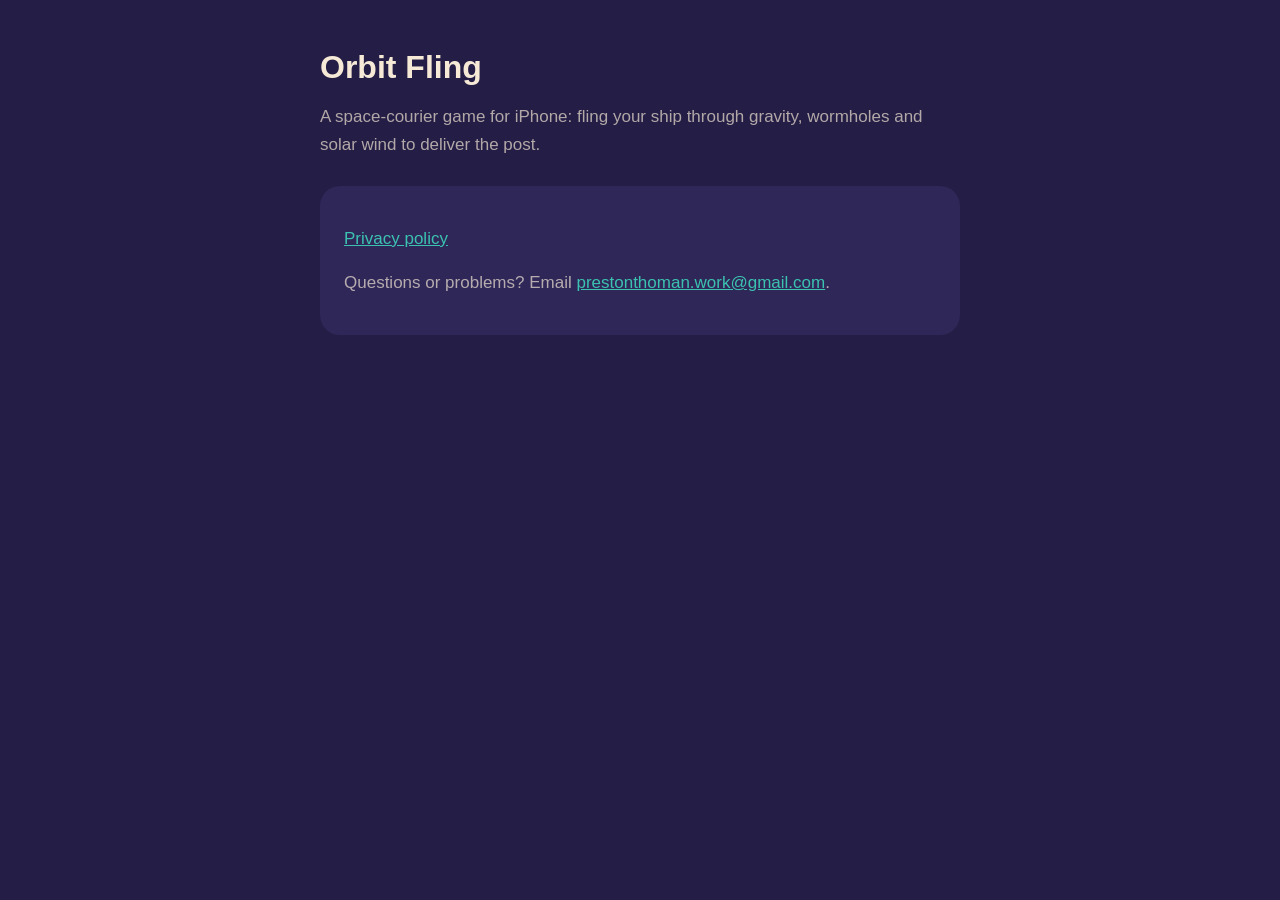
<file: index.html>
<!doctype html>
<html lang="en">
<head>
  <meta charset="utf-8">
  <meta name="viewport" content="width=device-width, initial-scale=1">
  <title>Orbit Fling</title>
  <link rel="stylesheet" href="style.css">
</head>
<body>
  <main>
    <h1>Orbit Fling</h1>
    <p>A space-courier game for iPhone: fling your ship through gravity, wormholes and solar wind to deliver the post.</p>
    <div class="card">
      <p><a href="privacy.html">Privacy policy</a></p>
      <p>Questions or problems? Email <a href="mailto:prestonthoman.work@gmail.com">prestonthoman.work@gmail.com</a>.</p>
    </div>
  </main>
</body>
</html>
</file>
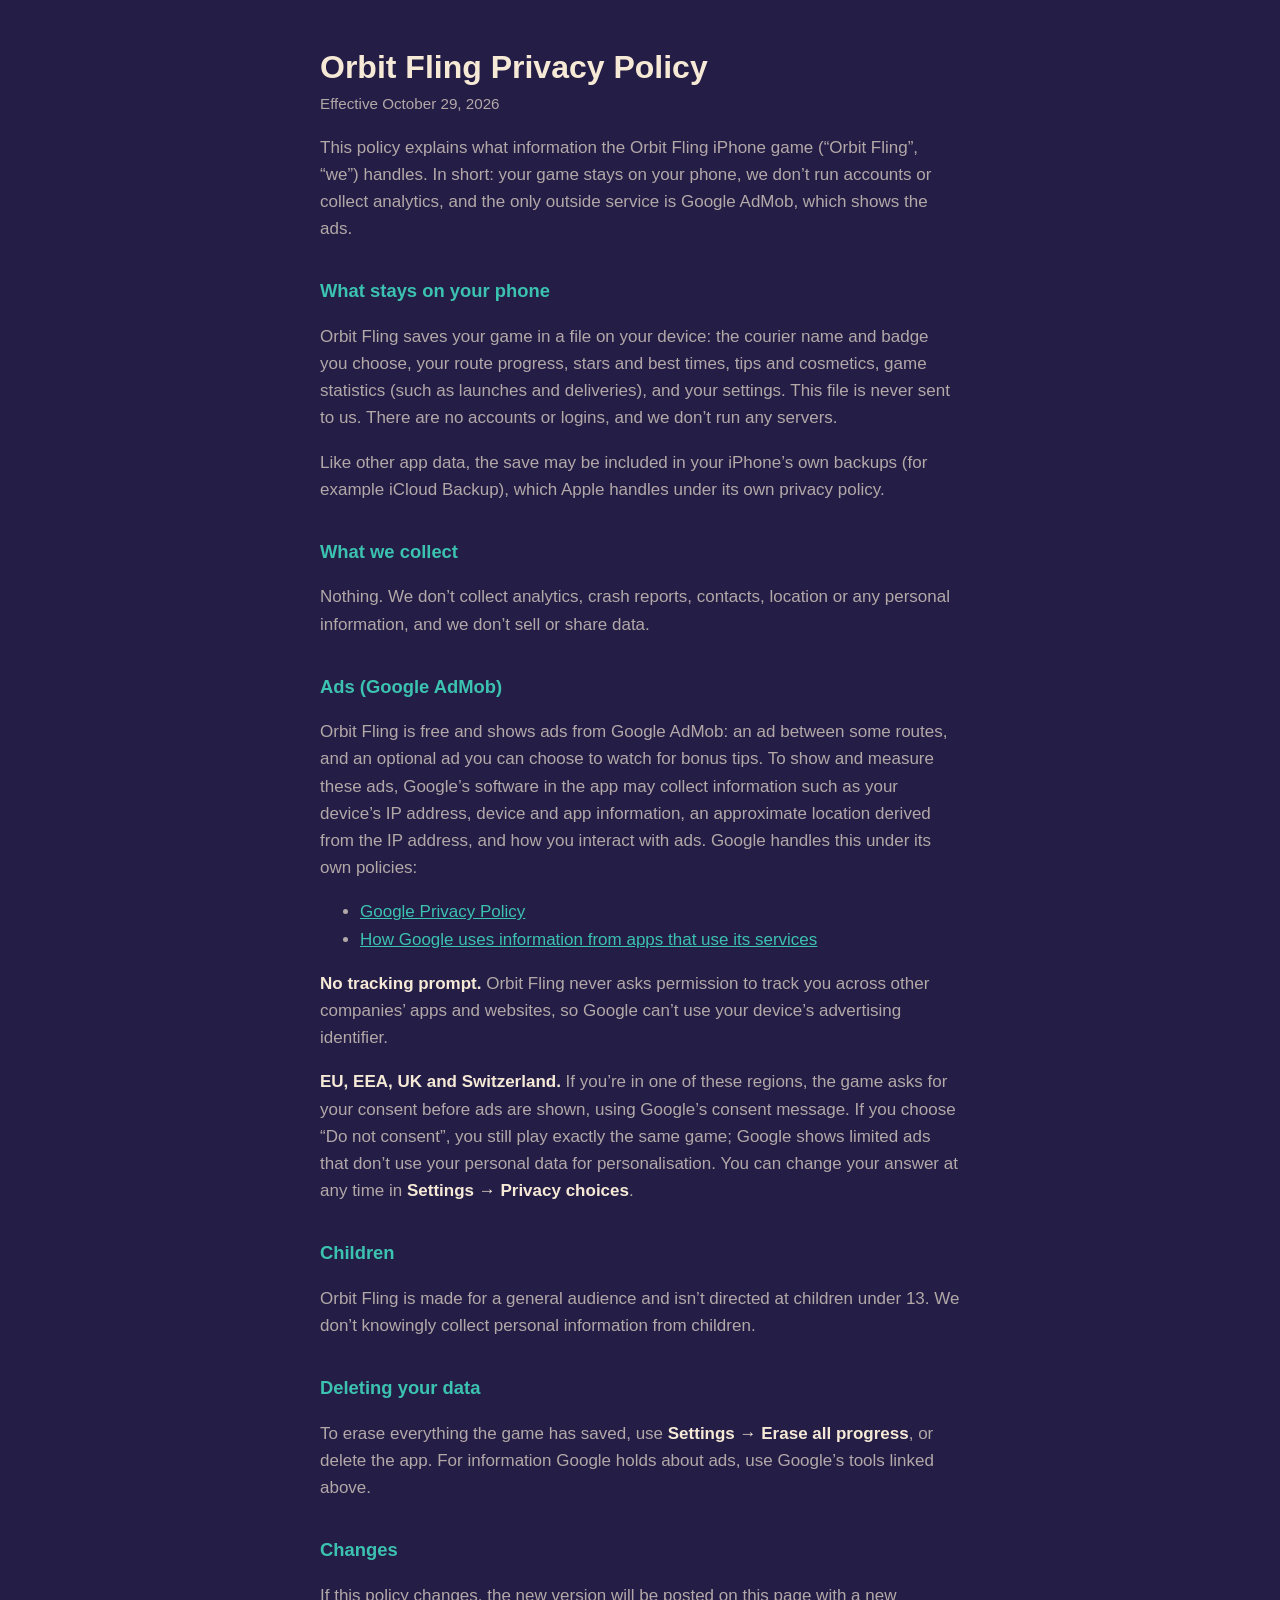
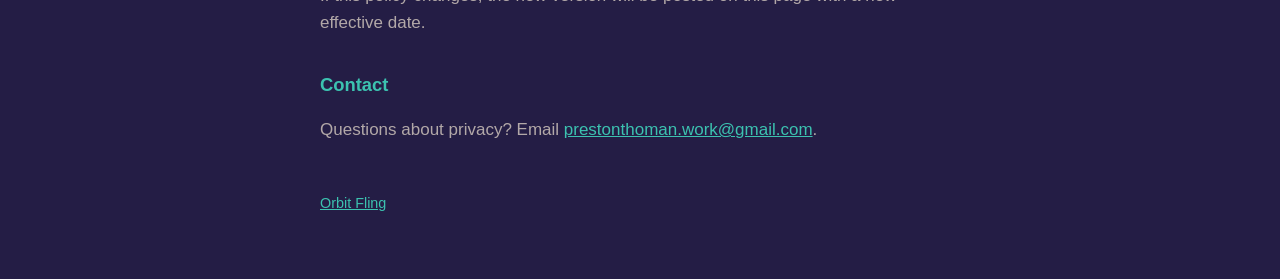
<file: privacy.html>
<!doctype html>
<html lang="en">
<head>
  <meta charset="utf-8">
  <meta name="viewport" content="width=device-width, initial-scale=1">
  <title>Orbit Fling Privacy Policy</title>
  <link rel="stylesheet" href="style.css">
</head>
<body>
  <main>
    <h1>Orbit Fling Privacy Policy</h1>
    <p class="date">Effective October 29, 2026</p>

    <p>This policy explains what information the Orbit Fling iPhone game (“Orbit Fling”, “we”) handles. In short: your game stays on your phone, we don’t run accounts or collect analytics, and the only outside service is Google AdMob, which shows the ads.</p>

    <h2>What stays on your phone</h2>
    <p>Orbit Fling saves your game in a file on your device: the courier name and badge you choose, your route progress, stars and best times, tips and cosmetics, game statistics (such as launches and deliveries), and your settings. This file is never sent to us. There are no accounts or logins, and we don’t run any servers.</p>
    <p>Like other app data, the save may be included in your iPhone’s own backups (for example iCloud Backup), which Apple handles under its own privacy policy.</p>

    <h2>What we collect</h2>
    <p>Nothing. We don’t collect analytics, crash reports, contacts, location or any personal information, and we don’t sell or share data.</p>

    <h2>Ads (Google AdMob)</h2>
    <p>Orbit Fling is free and shows ads from Google AdMob: an ad between some routes, and an optional ad you can choose to watch for bonus tips. To show and measure these ads, Google’s software in the app may collect information such as your device’s IP address, device and app information, an approximate location derived from the IP address, and how you interact with ads. Google handles this under its own policies:</p>
    <ul>
      <li><a href="https://policies.google.com/privacy">Google Privacy Policy</a></li>
      <li><a href="https://policies.google.com/technologies/partner-sites">How Google uses information from apps that use its services</a></li>
    </ul>
    <p><strong>No tracking prompt.</strong> Orbit Fling never asks permission to track you across other companies’ apps and websites, so Google can’t use your device’s advertising identifier.</p>
    <p><strong>EU, EEA, UK and Switzerland.</strong> If you’re in one of these regions, the game asks for your consent before ads are shown, using Google’s consent message. If you choose “Do not consent”, you still play exactly the same game; Google shows limited ads that don’t use your personal data for personalisation. You can change your answer at any time in <strong>Settings → Privacy choices</strong>.</p>

    <h2>Children</h2>
    <p>Orbit Fling is made for a general audience and isn’t directed at children under 13. We don’t knowingly collect personal information from children.</p>

    <h2>Deleting your data</h2>
    <p>To erase everything the game has saved, use <strong>Settings → Erase all progress</strong>, or delete the app. For information Google holds about ads, use Google’s tools linked above.</p>

    <h2>Changes</h2>
    <p>If this policy changes, the new version will be posted on this page with a new effective date.</p>

    <h2>Contact</h2>
    <p>Questions about privacy? Email <a href="mailto:prestonthoman.work@gmail.com">prestonthoman.work@gmail.com</a>.</p>

    <footer><a href="index.html">Orbit Fling</a></footer>
  </main>
</body>
</html>
</file>
<file: style.css>
:root {
  --space: #241d45;
  --lift: #2f2758;
  --cream: #f6ead7;
  --muted: rgba(246, 234, 215, 0.68);
  --teal: #3cc2b0;
  --coral: #f2675a;
}
* { box-sizing: border-box; }
body {
  margin: 0;
  background: var(--space);
  color: var(--cream);
  font: 17px/1.6 -apple-system, BlinkMacSystemFont, "Segoe UI", Roboto, Helvetica, Arial, sans-serif;
}
main { max-width: 680px; margin: 0 auto; padding: 48px 20px 64px; }
h1 { font-size: 2rem; line-height: 1.2; margin: 0 0 6px; }
h2 { font-size: 1.15rem; margin: 34px 0 6px; color: var(--teal); }
p, li { color: var(--muted); }
strong { color: var(--cream); }
a { color: var(--teal); }
.date { margin-top: 0; font-size: 0.95rem; }
.card { background: var(--lift); border-radius: 20px; padding: 22px 24px; margin-top: 28px; }
footer { margin-top: 48px; font-size: 0.9rem; color: var(--muted); }
</file>
